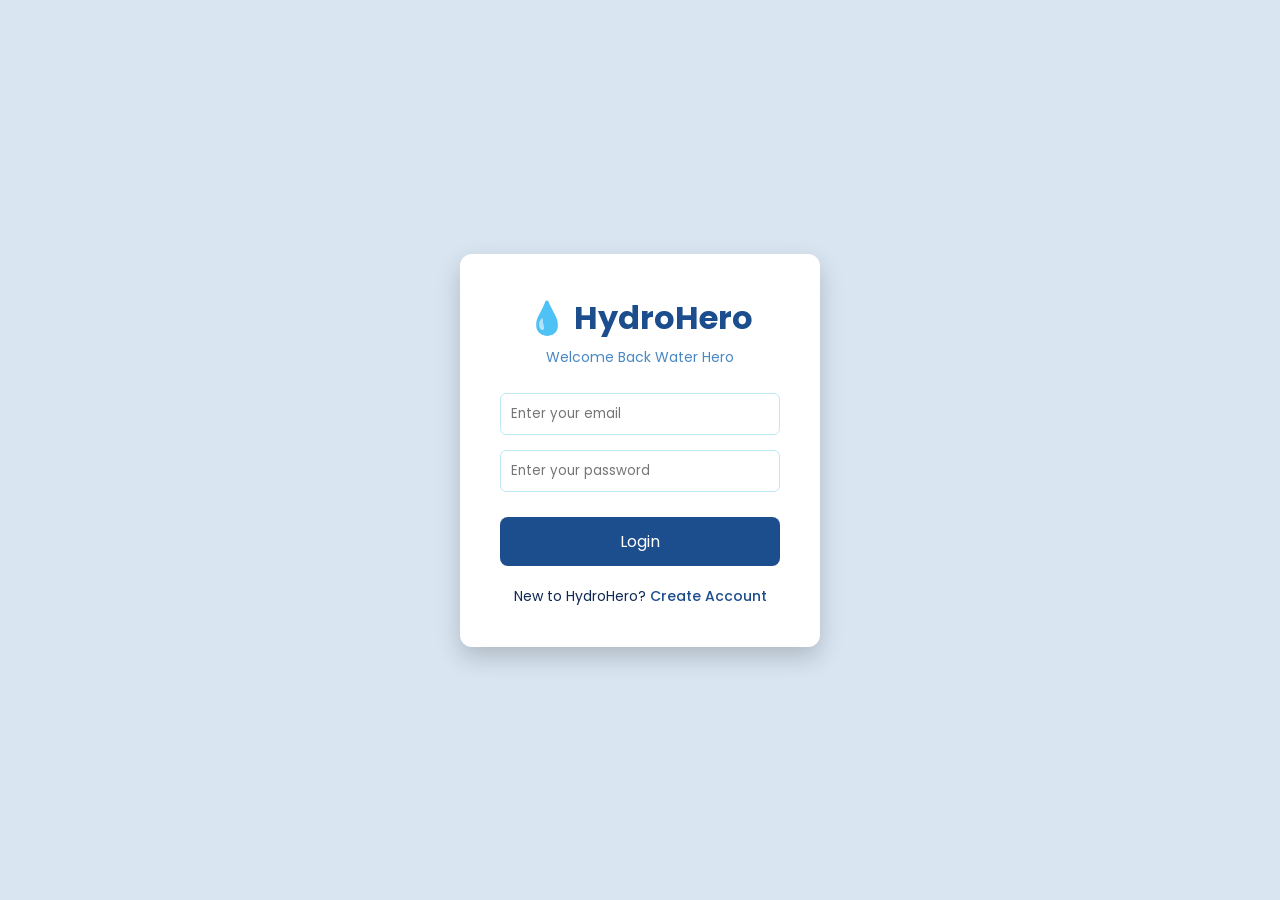
<file: index.html>
<!DOCTYPE html>
<html lang="en">

<head>

<meta charset="UTF-8">
<meta name="viewport" content="width=device-width, initial-scale=1.0">

<title>HydroHero Login</title>

<link rel="stylesheet" href="css/login.css">

<link href="https://fonts.googleapis.com/css2?family=Poppins:wght@300;400;500;600&display=swap" rel="stylesheet">

</head>

<body>

<div class="login-container">

<div class="login-card">

<div class="login-brand">
<h1 class="login-logo">💧 HydroHero</h1>
<p class="login-tagline">Welcome Back Water Hero</p>
</div>

<form class="login-form" id="loginForm">

<input type="email" id="loginEmail" class="login-input" placeholder="Enter your email" required>

<input type="password" id="loginPassword" class="login-input" placeholder="Enter your password" required>

<button type="submit" class="login-button">
Login
</button>

</form>

<p class="login-redirect">
New to HydroHero?
<a href="signup.html">Create Account</a>
</p>

</div>

</div>
<script>

document.getElementById("loginForm").addEventListener("submit", function(e){

e.preventDefault();

let email = document.getElementById("loginEmail").value;
let password = document.getElementById("loginPassword").value;

let users = JSON.parse(localStorage.getItem("users")) || [];

let foundUser = users.find(user => user.email === email && user.password === password);

if(foundUser){

localStorage.setItem("hydroUser", JSON.stringify(foundUser));

window.location.href = "home.html";

}else{

alert("Invalid email or password");

}

});


</script>
</body>

</html>
</file>
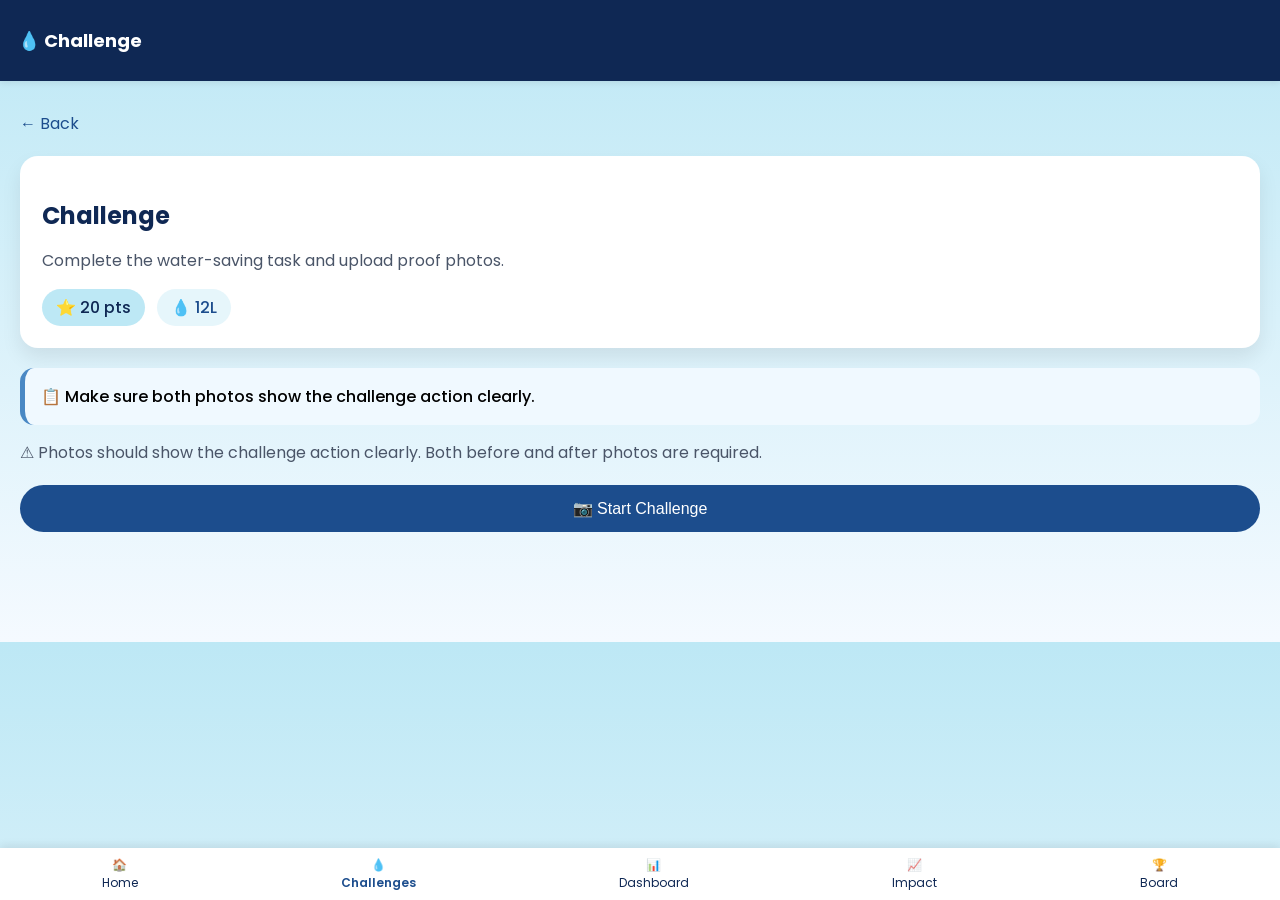
<file: challenge-detail.html>
<!DOCTYPE html>
<html>
<head>
<meta charset="UTF-8">
<title>Challenge Detail</title>

<link rel="stylesheet" href="css/challengeStyles.css">

<link href="https://fonts.googleapis.com/css2?family=Poppins:wght@400;500;600&display=swap" rel="stylesheet">

</head>

<body>

<!-- HEADER -->

<header class="topbar">

<h2 class="title" id="challengeTitle">💧 Challenge</h2>

</header>


<!-- MAIN CONTENT -->

<div class="container">

<a href="challenges.html" class="back">← Back</a>


<!-- CHALLENGE CARD -->

<div class="detail-card">

<h2 id="challengeName">Challenge</h2>

<p id="challengeDescription">
Complete the water-saving task and upload proof photos.
</p>

<div class="badges">

<span class="points" id="challengePoints">⭐ 20 pts</span>

<span class="water" id="challengeWater">💧 12L</span>

</div>

</div>


<!-- WARNING BOX -->

<div class="warning-box">
📋 Make sure both photos show the challenge action clearly.
</div>


<div class="note">
⚠ Photos should show the challenge action clearly.
Both before and after photos are required.
</div>


<!-- START BUTTON -->

<a href="capture.html">
<button class="start-btn">
📷 Start Challenge
</button>
</a>

</div>


<!-- BOTTOM NAVIGATION -->

<nav class="bottomnav">

<a href="home.html">
🏠
<br>
Home
</a>

<a class="active" href="challenges.html">
💧
<br>
Challenges
</a>

<a href="dashboard.html">
📊
<br>
Dashboard
</a>

<a href="impact.html">
📈
<br>
Impact
</a>

<a href="leaderboard.html">
🏆
<br>
Board
</a>

</nav>


<script>

function toggleTheme(){
document.body.classList.toggle("dark");
}

function logout(){
alert("Logged Out");
window.location.href="login.html";
}


/* ---------- Load Challenge Data from URL ---------- */

const params = new URLSearchParams(window.location.search);
const challenge = params.get("challenge");

const challengeData = {

tap: {
title: "💧 Turn off tap while brushing",
desc: "Save water by turning off the tap while brushing your teeth. A running tap wastes up to 6 liters per minute!",
points: "⭐ 20 pts",
water: "💧 12L"
},

shower: {
title: "💧 Reduce shower time",
desc: "Shorten your shower time by 2 minutes to conserve water.",
points: "⭐ 30 pts",
water: "💧 30L"
},

plants: {
title: "💧 Reuse water for plants",
desc: "Use leftover water (from washing vegetables etc.) to water plants.",
points: "⭐ 15 pts",
water: "💧 8L"
},

bucket: {
title: "💧 Use bucket instead of hose",
desc: "Use a bucket instead of a hose for cleaning tasks.",
points: "⭐ 40 pts",
water: "💧 150L"
}

};

if (challenge && challengeData[challenge]) {

document.getElementById("challengeTitle").innerText = challengeData[challenge].title;

document.getElementById("challengeName").innerText = challengeData[challenge].title;

document.getElementById("challengeDescription").innerText = challengeData[challenge].desc;

document.getElementById("challengePoints").innerText = challengeData[challenge].points;

document.getElementById("challengeWater").innerText = challengeData[challenge].water;

}

</script>

</body>
</html>
</file>
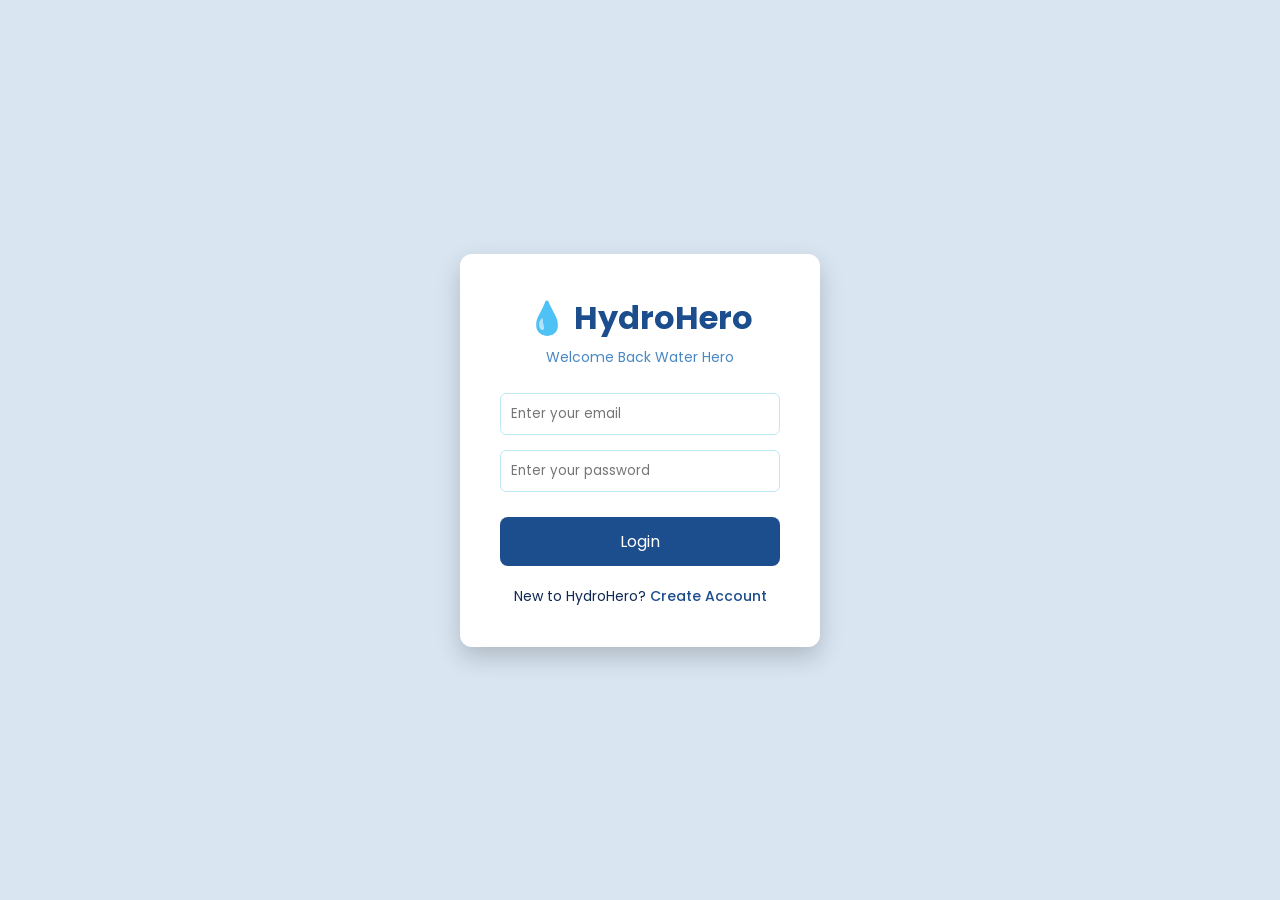
<file: challenges.html>
<!DOCTYPE html>
<html>
<head>
<meta charset="UTF-8">
<title>HydroHero Challenges</title>

<link rel="stylesheet" href="css/challengeStyles.css">
<link rel="stylesheet" href="css/home.css">

<link href="https://fonts.googleapis.com/css2?family=Poppins:wght@400;500;600&display=swap" rel="stylesheet">

</head>

<body>

<!-- HEADER -->

<nav class="nav-bar">

<div class="nav-logo">
<div class="nav-logo-icon">💧</div>
<span>Challenges</span>
</div>

<div class="nav-menu-container" id="navMenu">

<a href="home.html" class="nav-link">
<span>Home</span>
</a>

<a href="challenges.html" class="nav-link active">
<span>Challenges</span>
</a>

<a href="dashboard.html" class="nav-link">
<span>Dashboard</span>
</a>

<a href="impact.html" class="nav-link">
<span>Impact</span>
</a>

<a href="leaderboard.html" class="nav-link">
<span>Leaderboard</span>
</a>

<button class="logout-btn" onclick="logout()">Logout</button>

</div>

</nav>



<!-- CONTENT -->

<div class="container">


<!-- Challenge 1 -->

<div class="challenge-card blue">

<h3>💧 Turn off tap while brushing</h3>

<p>💧 12L saved &nbsp;&nbsp; ⭐ 20 pts</p>

<a href="challenge-detail.html?challenge=tap">
<button type="button" class="start-challenge">Start Challenge</button>
</a>

</div>


<!-- Challenge 2 -->

<div class="challenge-card blue">

<h3>💧 Reduce shower time by 2 minutes</h3>

<p>💧 30L saved &nbsp;&nbsp; ⭐ 30 pts</p>

<a href="challenge-detail.html?challenge=shower">
<button type="button" class="start-challenge">Start Challenge</button>
</a>

</div>


<!-- Challenge 3 -->

<div class="challenge-card green">

<h3>💧 Reuse water for plants</h3>

<p>💧 8L saved &nbsp;&nbsp; ⭐ 15 pts</p>

<a href="challenge-detail.html?challenge=plants">
<button type="button" class="start-challenge">Start Challenge</button>
</a>

</div>


<!-- Challenge 4 -->

<div class="challenge-card blue">

<h3>💧 Use bucket instead of hose</h3>

<p>💧 150L saved &nbsp;&nbsp; ⭐ 40 pts</p>

<a href="challenge-detail.html?challenge=bucket">
<button type="button" class="start-challenge">Start Challenge</button>
</a>

</div>

</div>




<script>

function toggleTheme(){
document.body.classList.toggle("dark");
}

function logout(){
alert("Logged Out");
window.location.href="login.html";
}

</script>

<!-- Only challenges script needed here -->
<script src="js/challenges.js"></script>
<script src="js/main.js"></script>
</body>
</html>
</file>
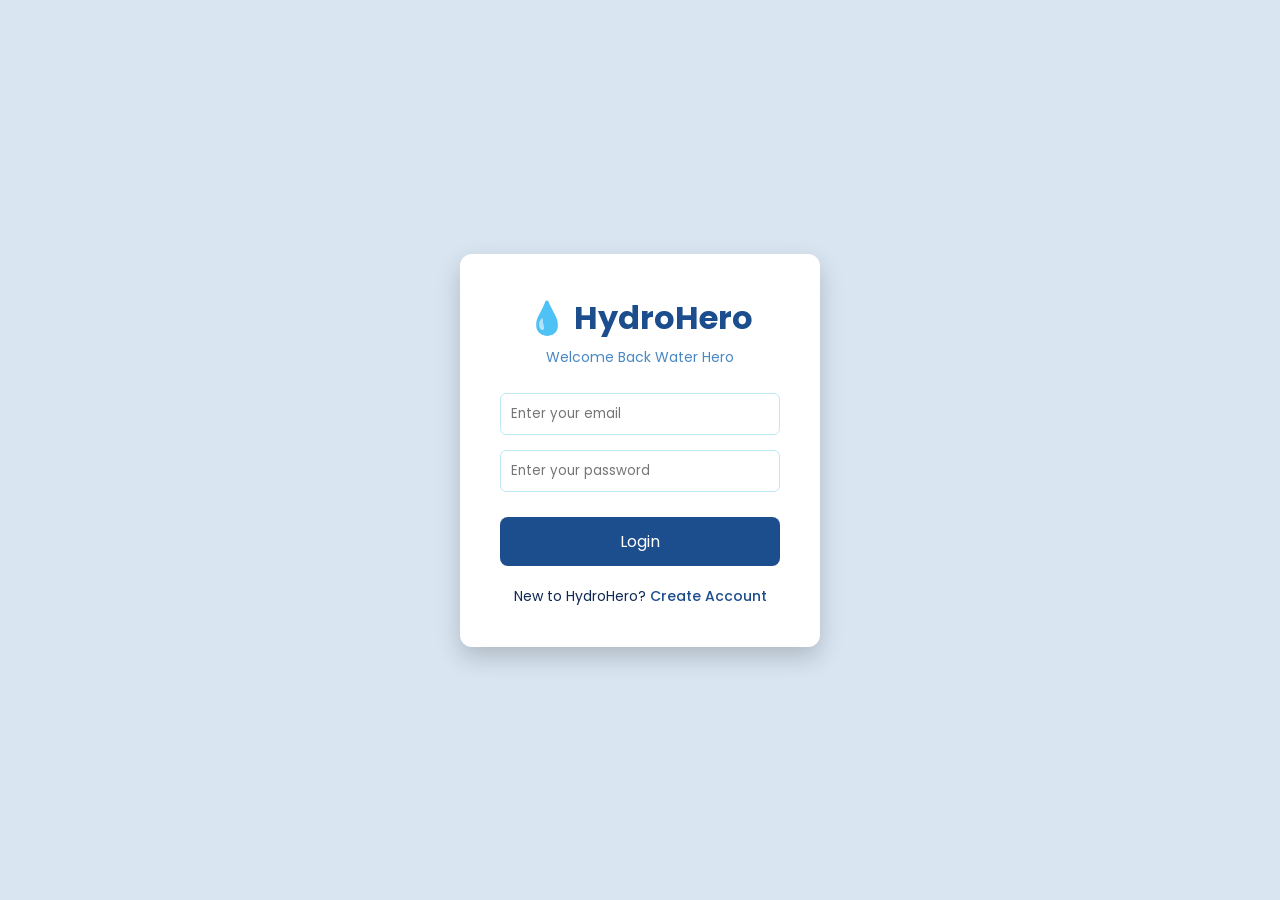
<file: home.html>
<!DOCTYPE html>
<html lang="en">

<head>
<meta charset="UTF-8">
<meta name="viewport" content="width=device-width, initial-scale=1.0">

<title>HydroHero</title>

<link rel="stylesheet" href="css/home.css">

<link href="https://fonts.googleapis.com/css2?family=Poppins:wght@400;500;600;700&display=swap" rel="stylesheet">

</head>

<body>

<nav class="nav-bar">

<div class="nav-logo">
<div class="nav-logo-icon">💧</div>
<span>HydroHero</span>
</div>

<div class="nav-menu-container" id="navMenu">

<a href="index.html" class="nav-link active">
<span>Home</span>
</a>

<a href="challenges.html" class="nav-link">
<span>Challenges</span>
</a>

<a href="dashboard.html" class="nav-link">
<span>Dashboard</span>
</a>

<a href="impact.html" class="nav-link">
<span>Impact</span>
</a>

<a href="leaderboard.html" class="nav-link">
<span>Leaderboard</span>
</a>

<button class="logout-btn" onclick="logout()">Logout</button>


</div>

</nav>




<section class="home-hero">

<p class="home-hero-tag">🌿 Save water. Save the planet.</p>

<h1 class="home-hero-title">
<span>HydroHero</span><br>
Gamifying Water Conservation
</h1>

<p class="home-hero-desc">
Join thousands making a real difference. Complete challenges,
track your impact, and compete on leaderboards.
</p>

<button class="home-hero-button">
<a href="impact.html">💧 Start Saving Water</a>
</button>

</section>


<section class="home-stats">

<div class="home-stat-card">

<div class="home-stat-icon blue">💧</div>

<div>
<h2>12,500 L</h2>
<p>Water Saved</p>
</div>

</div>


<div class="home-stat-card">

<div class="home-stat-icon green">👥</div>

<div>
<h2>420</h2>
<p>Active Users</p>
</div>

</div>


<div class="home-stat-card">

<div class="home-stat-icon yellow">🎯</div>

<div>
<h2>980</h2>
<p>Challenges Completed</p>
</div>

</div>

</section>


<section class="home-features">

<h2 class="home-features-title">How HydroHero Works</h2>

<div class="home-feature-card">

<div class="home-feature-icon">🎯</div>

<h3>Gamified Challenges</h3>

<p>Complete daily water-saving tasks and earn points.</p>

</div>


<div class="home-feature-card">

<div class="home-feature-icon">📊</div>

<h3>Impact Tracking</h3>

<p>See exactly how much water you've saved.</p>

</div>


<div class="home-feature-card">

<div class="home-feature-icon">🏆</div>

<h3>Community Leaderboard</h3>

<p>Compete with friends and community.</p>

</div>

</section>


<section class="home-cta">

<h2>Ready to be a HydroHero?</h2>

<p>Every drop counts.</p>

<button class="home-cta-button"><a href="challenges.html">Join Now →</a></button>

</section>


<footer class="home-footer">

© 2026 HydroHero. Making every drop count 💧

</footer>

<script src="js/main.js"></script>
</body>
</html>
</file>
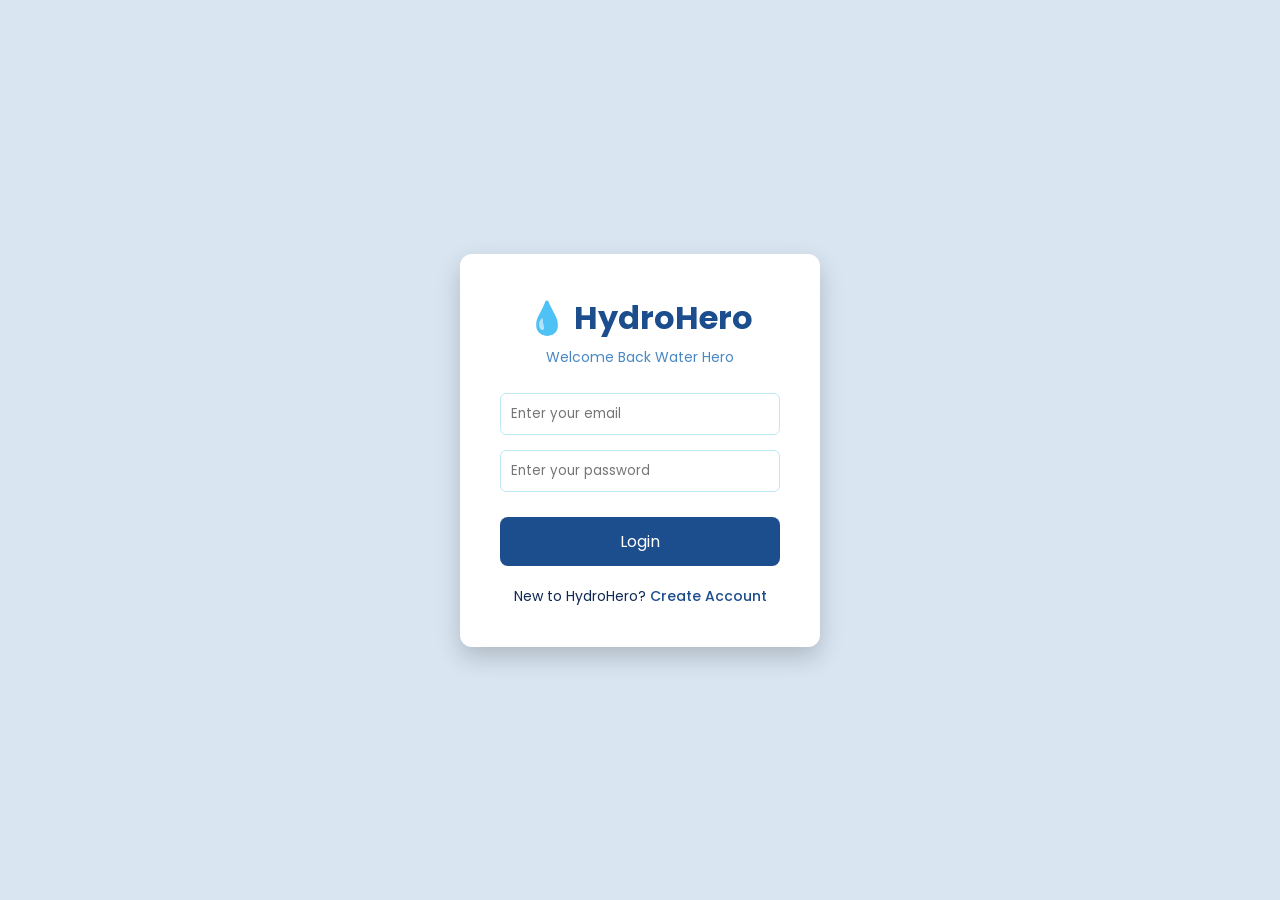
<file: leaderboard.html>
<!DOCTYPE html>
<html lang="en">

<head>
<meta charset="UTF-8">
<meta name="viewport" content="width=device-width, initial-scale=1.0">

<title>HydroHero Leaderboard</title>

<link rel="stylesheet" href="css/home.css">
<link rel="stylesheet" href="css/leaderboard.css">

</head>

<body>
<nav class="nav-bar">

<div class="nav-logo">
<div class="nav-logo-icon">💧</div>
<span style="color:rgb(38, 111, 184)">Leaderboard</span>
</div>

<div class="nav-menu-container" id="navMenu">

<a href="home.html" class="nav-link ">
<span>Home</span>
</a>

<a href="challenges.html" class="nav-link">
<span>Challenges</span>
</a>

<a href="dashboard.html" class="nav-link">
<span>Dashboard</span>
</a>

<a href="impact.html" class="nav-link">
<span>Impact</span>
</a>

<a href="leaderboard.html" class="nav-link active">
<span>Leaderboard</span>
</a>

<button class="logout-btn" onclick="logout()">Logout</button>

</div>

</nav>

<main class="leaderboard-container">

    <!-- Water Hero -->
    <section class="leaderboard-hero">

        <div id="heroCard"></div>

    </section>


    <!-- Top Communities -->
    <section class="leaderboard-section">

        <h2 class="leaderboard-section-title">💧 Top Communities</h2>

        <div id="communitiesList"></div>

    </section>


    <!-- Top Users -->
    <section class="leaderboard-section">

        <h2 class="leaderboard-section-title">⭐ Top Users</h2>

        <div id="usersList"></div>

    </section>

</main>

<script src="js/leaderboard.js"></script>
<script src="js/main.js"></script>

</body>

</html>
</file>
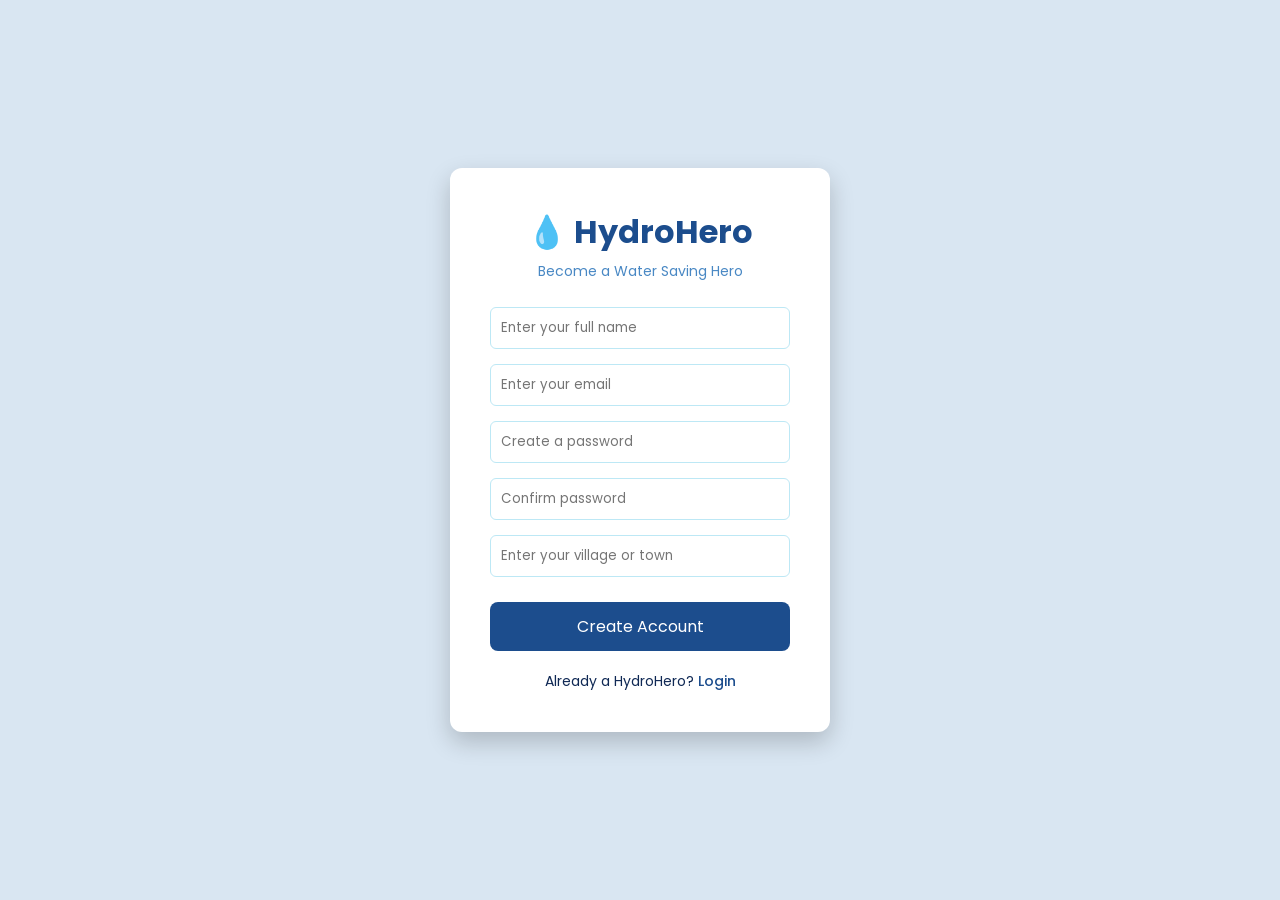
<file: signup.html>
<!DOCTYPE html>
<html lang="en">

<head>
<meta charset="UTF-8">
<meta name="viewport" content="width=device-width, initial-scale=1.0">

<title>HydroHero Signup</title>

<link rel="stylesheet" href="css/signup.css">

<link href="https://fonts.googleapis.com/css2?family=Poppins:wght@300;400;500;600&display=swap" rel="stylesheet">

</head>

<body>

<div class="signup-container">

<div class="signup-card">

<div class="signup-brand">
<h1 class="signup-logo">💧 HydroHero</h1>
<p class="signup-tagline">Become a Water Saving Hero</p>
</div>

<form class="signup-form" id="signupForm">

<input type="text" id="name" class="signup-input" placeholder="Enter your full name" required>

<input type="email" id="email" class="signup-input" placeholder="Enter your email" required>

<input type="password" id="password" class="signup-input" placeholder="Create a password" required>

<input type="password" id="confirmPassword" class="signup-input" placeholder="Confirm password" required>

<input type="text" id="town" class="signup-input" placeholder="Enter your village or town" required>

<button type="submit" class="signup-button">
Create Account
</button>

</form>


<p class="signup-redirect">
Already a HydroHero?
<a href="index.html">Login</a>
</p>

</div>

</div>
<script>
document.getElementById("signupForm").addEventListener("submit", function(e){

e.preventDefault();

let name = document.getElementById("name").value;
let email = document.getElementById("email").value;
let password = document.getElementById("password").value;
let town = document.getElementById("town").value;

let user = {
name,
email,
password,
town
};

let users = JSON.parse(localStorage.getItem("users")) || [];

users.push(user);

localStorage.setItem("users", JSON.stringify(users));

alert("Account created successfully!");

window.location.href = "index.html";

});
</script>
</body>
</html>
</file>
<file: css/login.css>
/* =========================
   HydroHero Login Page
========================= */

*{
margin:0;
padding:0;
box-sizing:border-box;
font-family:'Poppins', sans-serif;
}

body{
background:#4989c435;
height:100vh;
display:flex;
justify-content:center;
align-items:center;
}

/* Container */

.login-container{
width:100%;
display:flex;
justify-content:center;
align-items:center;
padding:20px;
}

/* Card */

.login-card{
background:white;
padding:40px;
border-radius:12px;
width:360px;
box-shadow:0 10px 25px rgba(0,0,0,0.2);
text-align:center;
}

/* Brand */

.login-logo{
color:#1C4D8D;
margin-bottom:5px;
}

.login-tagline{
color:#4988C4;
font-size:14px;
margin-bottom:25px;
}

/* Form */

.login-form{
display:flex;
flex-direction:column;
gap:15px;
}

/* Input Group */

.login-input-group{
display:flex;
flex-direction:column;
text-align:left;
}

.login-label{
font-size:14px;
margin-bottom:5px;
color:#0F2854;
}

.login-input{
padding:10px;
border:1px solid #BDE8F5;
border-radius:6px;
outline:none;
transition:0.2s;
}

.login-input:focus{
border-color:#4988C4;
}

/* Forgot password */

.login-forgot{
text-align:right;
font-size:13px;
}

.login-forgot a{
color:#1C4D8D;
text-decoration:none;
}

.login-forgot a:hover{
text-decoration:underline;
}

/* Button */

.login-button{
margin-top:10px;
padding:12px;
border:none;
border-radius:8px;
background:#1C4D8D;
color:white;
font-size:16px;
cursor:pointer;
transition:0.2s;
}

.login-button:hover{
background:#539bdf;
}

/* Redirect */
.login-redirect{
margin-top:20px;
font-size:14px;
color:#0F2854;
}

.login-redirect a{
color:#1C4D8D;
text-decoration:none;
font-weight:500;
}

.login-redirect a:hover{
text-decoration:underline;
}
</file>
<file: css/challengeStyles.css>
/* GLOBAL */

body{
font-family:Poppins;
background:linear-gradient(#BDE8F5,#f5faff);
margin:0;
padding-bottom:90px;
overflow-x:hidden;
}


/* HEADER */

.topbar{
display:flex;
justify-content:space-between;
align-items:center;
padding:12px 18px;
background:#0F2854;
box-shadow:0 2px 6px rgba(0,0,0,0.08);
}

.title{
font-size:18px;
color:white;
}

.icons button{
border:none;
background:none;
font-size:20px;
margin-left:15px;
cursor:pointer;
color:white;
}


/* CONTAINER */

.container{
padding:20px;
}

h1{
font-size:28px;
margin-bottom:20px;
color:#0F2854;
}


/* CHALLENGE CARDS */

.challenge-card{
background:white;
padding:20px;
border-radius:18px;
margin-bottom:20px;
box-shadow:0 10px 20px rgba(0,0,0,0.08);
}

.challenge-card.blue{
border-left:6px solid #1C4D8D;
}

.challenge-card.green{
border-left:6px solid #4988C4;
}

.challenge-card h3{
margin-bottom:10px;
color:#0F2854;
}

.challenge-card p{
color:#4a5568;
margin-bottom:15px;
}

.challenge-card button{
width:100%;
padding:12px;
border:none;
border-radius:30px;
background:#1C4D8D;
color:white;
font-size:15px;
cursor:pointer;
transition:0.3s;
}

.challenge-card button:hover{
background:#4988C4;
}


/* BOTTOM NAV */

.bottomnav{
position:fixed;
bottom:0;
width:100%;
display:flex;
justify-content:space-around;
background:white;
padding:8px 0;
box-shadow:0 -3px 8px rgba(0,0,0,0.08);
}

.bottomnav a{
font-size:12px;
text-align:center;
color:#0F2854;
text-decoration: none;
}

.bottomnav a:hover{
    text-decoration: underline;
}

.bottomnav .active{
color:#1C4D8D;
font-weight:600;
}


/* DARK MODE */

.dark{
background:#0F2854;
color:white;
}

.dark .topbar{
background:#0F2854;
}

.dark .challenge-card{
background:#1C4D8D;
}


/* BACK BUTTON */

.back{
display:block;
margin:10px 0 20px;
color:#1C4D8D;
text-decoration:none;
}


/* DETAIL PAGE */

.detail-card{
background:white;
padding:22px;
border-radius:18px;
box-shadow:0 10px 20px rgba(0,0,0,0.08);
margin-bottom:20px;
}

.detail-card h2{
margin-bottom:10px;
color:#0F2854;
}

.detail-card p{
color:#4a5568;
line-height:1.5;
}


/* BADGES */

.badges{
margin-top:15px;
display:flex;
gap:12px;
}

.points{
background:#BDE8F5;
padding:6px 14px;
border-radius:20px;
color:#0F2854;
font-weight:500;
}

.water{
background:#e6f6fb;
padding:6px 14px;
border-radius:20px;
color:#1C4D8D;
font-weight:500;
}


/* WARNING */

.warning-box{
background:#f0f9ff;
border-left:5px solid #4988C4;
padding:16px;
border-radius:14px;
margin-bottom:15px;
font-weight:500;
}


/* NOTE */

.note{
color:#4a5568;
margin-bottom:20px;
}


/* START BUTTON */

.start-btn{
width:100%;
padding:14px;
border:none;
border-radius:30px;
background:#1C4D8D;
color:white;
font-size:16px;
cursor:pointer;
transition:0.3s;
}

.start-btn:hover{
background:#4988C4;
}


/* CAMERA PAGE */

.video-container{
padding:15px;
max-width:500px;
margin:auto;
}

video{
width:100%;
max-height:240px;
object-fit:cover;
border-radius:14px;
border:3px solid #1C4D8D;
margin-bottom:12px;
}


/* PHOTO BUTTONS */

.photo-buttons{
display:flex;
gap:10px;
margin-bottom:15px;
}

.photo-buttons button{
flex:1;
padding:10px;
border:none;
border-radius:22px;
background:#1C4D8D;
color:white;
font-size:14px;
cursor:pointer;
transition:0.3s;
}

.photo-buttons button:hover{
background:#4988C4;
}


/* PREVIEW SECTION */

.preview-section{
display:flex;
gap:12px;
margin-bottom:20px;
}

.preview-box{
flex:1;
background:#BDE8F5;
min-height:110px;
border-radius:14px;
display:flex;
flex-direction:column;
align-items:center;
justify-content:center;
gap:6px;
padding:8px;
}

.preview-box img{
width:100%;
max-height:70px;
object-fit:cover;
border-radius:10px;
display:none;
}


/* COMPLETE BUTTON */

.complete-btn{
width:100%;
padding:12px;
border:none;
border-radius:25px;
background:#9bbbe5;
color:white;
font-size:15px;
cursor:not-allowed;
}

.complete-btn.active{
background:#1C4D8D;
cursor:pointer;
}
</file>
<file: css/home.css>
*{
margin:0;
padding:0;
box-sizing:border-box;
font-family:'Poppins',sans-serif;
}

body{
background:#f5faff;
color:#1e293b;
}

/* NAVBAR */

.nav-bar{
display:flex;
justify-content:space-between;
align-items:center;
padding:18px 22px;
background:white;
box-shadow:0 4px 10px rgba(0,0,0,0.05);
flex-wrap:wrap;
}

.nav-logo{
display:flex;
align-items:center;
gap:10px;
font-size:30px;
font-weight:600;
color:#1C4D8D;
}

.nav-menu-container{
display:flex;
gap:30px;
align-items:center;
flex-wrap:no-wrap;
}

.nav-link{
text-decoration:none;
color:#64748b;
font-size:16px;
font-weight:500;
display:flex;
align-items:center;
gap:6px;
}

.nav-link:hover{
color:#4988C4;
}

.nav-link.active{
color:#1d7ddc;
font-weight:600;
}

.logout-btn{
background:#ff4d4d;
border:none;
color:white;
padding:8px 16px;
border-radius:6px;
cursor:pointer;
font-family:'Poppins',sans-serif;
}

.logout-btn:hover{
background:#e63939;
}


/* HERO */

.home-hero{
padding:60px 25px;
background:linear-gradient(#BDE8F5,#f5faff);
}

.home-hero-tag{
color:#4988C4;
margin-bottom:15px;
font-size: 21px;
}

.home-hero-title{
font-size:40px;
margin-bottom:15px;
}

.home-hero-title span{
color:#1C4D8D;
}

.home-hero-desc{
color:#64748b;
margin-bottom:25px;
}

.home-hero-button{
background:#0F2854;
color:white;
border:none;
padding:14px 28px;
border-radius:12px;
font-size:16px;
cursor:pointer;
}

.home-hero-button a{
    text-decoration: none;
    color: white;
}


/* STATS */

.home-stats{
padding:40px 20px;
display:flex;
flex-direction:column;
gap:20px;
}

.home-stat-card{
background:white;
padding:20px;
border-radius:16px;
box-shadow:0 10px 18px rgba(0,0,0,0.08);
display:flex;
align-items:center;
gap:18px;
}

.home-stat-icon{
width:50px;
height:50px;
display:flex;
align-items:center;
justify-content:center;
border-radius:12px;
font-size:20px;
}

.blue{
background:#e0f2fe;
}

.green{
background:#dcfce7;
}

.yellow{
background:#fef3c7;
}


/* FEATURES */

.home-features{
padding:60px 22px;
}

.home-features-title{
text-align:center;
margin-bottom:30px;
font-size:28px;
}

.home-feature-card{
background:white;
padding:24px;
border-radius:16px;
box-shadow:0 10px 18px rgba(0,0,0,0.08);
margin-bottom:20px;
}

.home-feature-icon{
background:#BDE8F5;
color:white;
width:50px;
height:50px;
display:flex;
align-items:center;
justify-content:center;
border-radius:12px;
margin-bottom:15px;
}


/* CTA */

.home-cta{
background:linear-gradient(#4988C4,#f5faff);
color:white;
text-align:center;
padding:80px 20px;
}

.home-cta-button{
background:white;
color:#22b3a6;
border:none;
padding:14px 28px;
border-radius:12px;
font-size:16px;
cursor:pointer;
margin-top:20px;
}

.home-cta-button a{
    text-decoration: none;
    color: black;
}

.home-cta-button:hover{
    background-color: #0F2854;
}

.home-cta-button a:hover{
    color:white;
}


/* FOOTER */

.home-footer{
text-align:center;
padding:20px;
color:#64748b;
}

/* NAV MENU */

.nav-toggle{
font-size:22px;
cursor:pointer;
}

.nav-menu-container{
display:flex;
gap:30px;
align-items:center;
}

.nav-menu-container.show{
display:grid;
}

.nav-link{
text-decoration:none;
color:#64748b;
font-size:14px;
display:flex;
flex-direction:column;
align-items:center;
gap:6px;
}

.nav-link.active{
color:#1d7ddc;
font-weight:600;
}

.nav-link:hover{
color:#22b3a6;
}

/* MOBILE NAVBAR */

/* RESPONSIVE NAV */

@media (max-width:768px){

.nav-bar{
flex-direction:column;
align-items:flex-start;
gap:10px;
}

.nav-menu-container{
width:100%;
justify-content:space-between;
}

}
</file>
<file: css/leaderboard.css>
/* =========================
   LEADERBOARD PAGE
========================= */

.leaderboard-header{
padding:20px;
background:white;
box-shadow:0 4px 10px rgba(0,0,0,0.05);
}

.leaderboard-title{
font-size:24px;
color:#1d7ddc;
}

.leaderboard-container{
padding:30px 20px;
max-width:700px;
margin:auto;
display:flex;
flex-direction:column;
gap:35px;
}

/* HERO CARD */

.leaderboard-hero{
background:linear-gradient(135deg,#2b6ee7,#1b3fa0);
padding:35px;
border-radius:20px;
color:white;
text-align:center;
box-shadow:0 10px 25px rgba(0,0,0,0.2);
}

.leaderboard-hero h2{
font-size:18px;
margin-bottom:10px;
}

.leaderboard-hero h1{
font-size:34px;
margin-bottom:12px;
}

.hero-stats{
display:flex;
justify-content:center;
gap:25px;
font-size:16px;
opacity:0.9;
}


/* SECTIONS */

.leaderboard-section{
display:flex;
flex-direction:column;
gap:15px;
}

.leaderboard-section-title{
font-size:20px;
font-weight:600;
}


/* LEADERBOARD ROWS */

.leaderboard-row{
display:flex;
align-items:center;
background:white;
padding:18px 24px;
border-radius:14px;
box-shadow:0 8px 18px rgba(0,0,0,0.08);
margin-bottom:12px;
}

/* rank column */

.leaderboard-rank{
font-size:20px;
font-weight:700;
width:60px;
text-align:center;
}

/* name column */

.leaderboard-name{
flex:1;
font-size:16px;
}

/* score column */

.leaderboard-score{
min-width:80px;
text-align:right;
color:#1d7ddc;
font-weight:600;
}


/* TOP 3 COLORS */

.leaderboard-row:nth-child(1) .leaderboard-rank{
color:#f59e0b;
}

.leaderboard-row:nth-child(2) .leaderboard-rank{
color:#64748b;
}

.leaderboard-row:nth-child(3) .leaderboard-rank{
color:#ea580c;
}


/* HOVER EFFECT */

.leaderboard-row:hover{
transform:translateY(-3px);
transition:0.2s;
}
</file>
<file: css/signup.css>
/* =========================
   HydroHero Signup Page
========================= */

*{
margin:0;
padding:0;
box-sizing:border-box;
font-family:'Poppins', sans-serif;
}

body{
background:#4989c435;
height:100vh;
display:flex;
justify-content:center;
align-items:center;
}

/* Container */

.signup-container{
width:100%;
display:flex;
justify-content:center;
align-items:center;
padding:20px;
}

/* Card */

.signup-card{
background:white;
padding:40px;
border-radius:12px;
width:380px;
box-shadow:0 10px 25px rgba(0,0,0,0.2);
text-align:center;
}

/* Brand */

.signup-logo{
color:#1C4D8D;
margin-bottom:5px;
}

.signup-tagline{
color:#4988C4;
font-size:14px;
margin-bottom:25px;
}

/* Form */

.signup-form{
display:flex;
flex-direction:column;
gap:15px;
}

/* Input Group */

.signup-input-group{
display:flex;
flex-direction:column;
text-align:left;
}

.signup-label{
font-size:14px;
margin-bottom:5px;
color:#0F2854;
}

.signup-input{
padding:10px;
border:1px solid #BDE8F5;
border-radius:6px;
outline:none;
transition:0.2s;
}

.signup-input:focus{
border-color:#4988C4;
}

/* Button */

.signup-button{
margin-top:10px;
padding:12px;
border:none;
border-radius:8px;
background:#1C4D8D;
color:white;
font-size:16px;
cursor:pointer;
transition:0.2s;
}

.signup-button:hover{
background:#539bdf;
}

/* Redirect */

.signup-redirect{
margin-top:20px;
font-size:14px;
color:#0F2854;
}

.signup-redirect a{
color:#1C4D8D;
text-decoration:none;
font-weight:500;
}

.signup-redirect a:hover{
text-decoration:underline;
}
</file>
